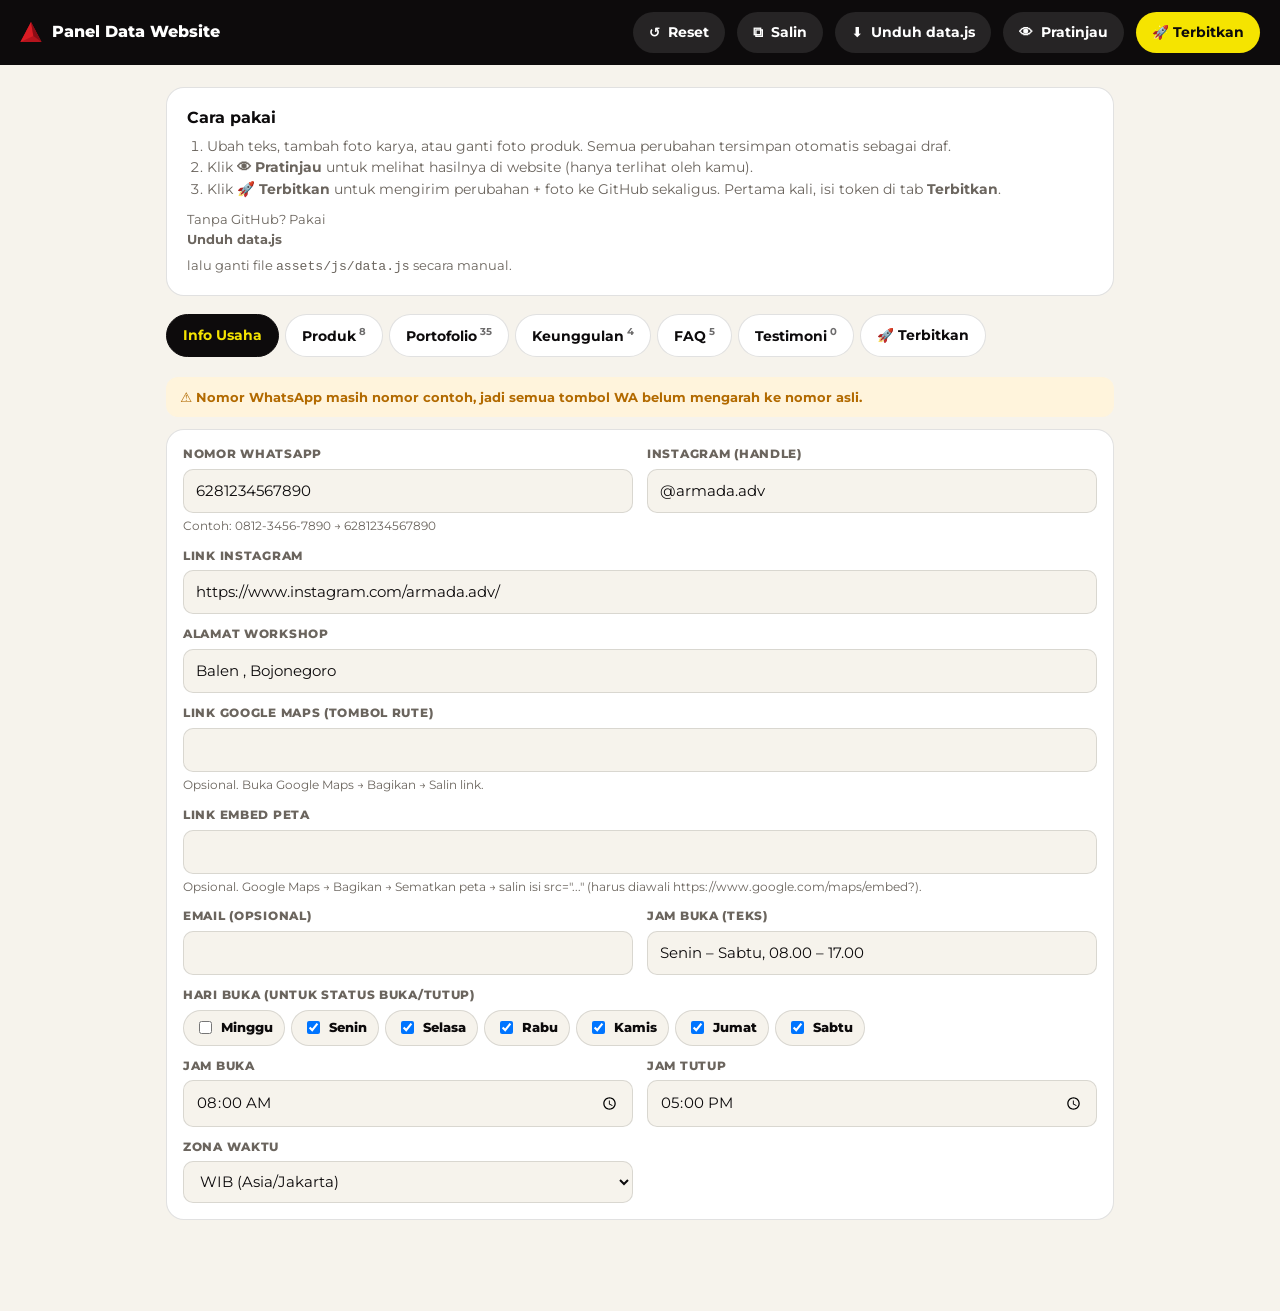
<file: admin.html>
<!doctype html>
<html lang="id">
<head>
  <meta charset="utf-8" />
  <meta name="viewport" content="width=device-width, initial-scale=1" />
  <title>Panel Data — Armada</title>
  <meta name="robots" content="noindex, nofollow" />
  <meta name="theme-color" content="#0d0b0c" />
  <link rel="icon" href="assets/img/icon-192.png" />
  <link rel="preconnect" href="https://fonts.googleapis.com" />
  <link rel="preconnect" href="https://fonts.gstatic.com" crossorigin />
  <link href="https://fonts.googleapis.com/css2?family=Montserrat:wght@500;600;700;800;900&display=swap" rel="stylesheet" />
  <style>
    :root {
      --yellow: #f5e400; --red: #c4141f; --ink: #0d0b0c; --ink-2: #1a1718; --cream: #f6f3ec; --cream-2: #ece7dc;
      --line: rgba(13, 11, 12, 0.12); --muted: #6b655e; --ok: #1d9a52; --warn: #b26a00;
      --font: "Montserrat", system-ui, sans-serif;
    }
    * { box-sizing: border-box; }
    body { margin: 0; font-family: var(--font); background: var(--cream); color: var(--ink); line-height: 1.5; }
    button, input, select, textarea { font: inherit; color: inherit; }
    button { cursor: pointer; }
    .top { position: sticky; top: 0; z-index: 10; display: flex; align-items: center; gap: 12px; flex-wrap: wrap; padding: 12px 20px; background: var(--ink); color: #fff; }
    .top h1 { font-size: 1rem; font-weight: 800; margin: 0; flex: 1; display: flex; align-items: center; gap: 10px; }
    .top h1 svg { width: 22px; height: 22px; }
    .top h1 small { font-weight: 600; color: #a39d95; font-size: 0.78rem; }
    .btn { display: inline-flex; align-items: center; gap: 8px; padding: 10px 16px; border-radius: 999px; border: 0; font-weight: 700; font-size: 0.86rem; background: rgba(255, 255, 255, 0.1); color: #fff; }
    .btn:hover { background: rgba(255, 255, 255, 0.18); }
    .btn-y { background: var(--yellow); color: var(--ink); }
    .btn-y:hover { background: #fff04a; }
    .btn-s { background: #fff; color: var(--ink); border: 1px solid var(--line); }
    .btn-s:hover { background: var(--cream-2); }
    .btn-d { background: transparent; color: var(--red); border: 1px solid rgba(196, 20, 31, 0.3); }
    .wrap { max-width: 980px; margin: 0 auto; padding: 22px 16px 80px; }
    .intro { background: #fff; border: 1px solid var(--line); border-radius: 18px; padding: 18px 20px; margin-bottom: 18px; }
    .intro b { display: block; margin-bottom: 6px; }
    .intro ol { margin: 0; padding-left: 20px; color: var(--muted); font-size: 0.9rem; }
    .intro p { margin: 10px 0 0; font-size: 0.82rem; color: var(--muted); }
    .tabs { display: flex; gap: 6px; overflow-x: auto; padding-bottom: 4px; margin-bottom: 16px; scrollbar-width: none; }
    .tab { flex: none; padding: 10px 16px; border-radius: 999px; border: 1px solid var(--line); background: #fff; font-weight: 700; font-size: 0.86rem; }
    .tab[aria-selected="true"] { background: var(--ink); color: var(--yellow); border-color: var(--ink); }
    .tab sup { font-size: 0.7em; opacity: 0.6; margin-left: 3px; }
    .panel { display: none; }
    .panel.on { display: block; }
    .card { background: #fff; border: 1px solid var(--line); border-radius: 18px; margin-bottom: 12px; overflow: hidden; }
    .card > summary { list-style: none; display: flex; align-items: center; gap: 10px; padding: 14px 16px; cursor: pointer; font-weight: 800; }
    .card > summary::-webkit-details-marker { display: none; }
    .card > summary .num { width: 28px; height: 28px; border-radius: 8px; display: grid; place-items: center; background: var(--cream-2); font-size: 0.78rem; flex: none; }
    .card > summary .ttl { flex: 1; min-width: 0; overflow: hidden; text-overflow: ellipsis; white-space: nowrap; }
    .card > summary .meta { font-size: 0.76rem; color: var(--muted); font-weight: 600; }
    .card[open] > summary { border-bottom: 1px solid var(--line); }
    .tools { display: flex; gap: 4px; }
    .ib { width: 32px; height: 32px; border-radius: 8px; border: 1px solid var(--line); background: #fff; display: grid; place-items: center; font-weight: 800; font-size: 0.9rem; }
    .ib:hover { background: var(--cream-2); }
    .ib.del { color: var(--red); }
    .body { padding: 16px; display: grid; grid-template-columns: 1fr 1fr; gap: 12px 14px; }
    .f { display: flex; flex-direction: column; gap: 5px; min-width: 0; }
    .f.full { grid-column: 1 / -1; }
    .f label { font-size: 0.74rem; font-weight: 800; letter-spacing: 0.06em; text-transform: uppercase; color: var(--muted); }
    .f small { font-size: 0.74rem; color: var(--muted); }
    .f input[type=text], .f input[type=time], .f select, .f textarea { width: 100%; padding: 10px 12px; border-radius: 10px; border: 1.5px solid var(--line); background: var(--cream); outline: none; font-size: 0.92rem; }
    .f textarea { min-height: 78px; resize: vertical; }
    .f input:focus, .f select:focus, .f textarea:focus { border-color: var(--ink); background: #fff; }
    .days { display: flex; flex-wrap: wrap; gap: 6px; }
    .days label { display: inline-flex; align-items: center; gap: 6px; padding: 7px 11px; border-radius: 999px; border: 1px solid var(--line); text-transform: none; letter-spacing: 0; font-size: 0.82rem; color: var(--ink); background: var(--cream); cursor: pointer; }
    .radios { display: flex; gap: 6px; flex-wrap: wrap; }
    .radios label { display: inline-flex; align-items: center; gap: 6px; padding: 7px 11px; border-radius: 999px; border: 1px solid var(--line); font-size: 0.82rem; text-transform: none; letter-spacing: 0; color: var(--ink); cursor: pointer; }
    .specs { display: grid; gap: 6px; }
    .spec { display: grid; grid-template-columns: 0.6fr 1.4fr 32px; gap: 6px; }
    .spec input { padding: 9px 10px; border-radius: 9px; border: 1.5px solid var(--line); background: var(--cream); outline: none; min-width: 0; }
    .addrow { justify-self: start; margin-top: 4px; padding: 7px 12px; border-radius: 999px; border: 1px dashed var(--line); background: none; font-weight: 700; font-size: 0.8rem; }
    .thumb { width: 100%; aspect-ratio: 4 / 3; border-radius: 12px; background: var(--cream-2) center / cover no-repeat; display: grid; place-items: center; color: var(--muted); font-size: 0.78rem; font-weight: 700; text-align: center; padding: 10px; }
    .add { width: 100%; padding: 14px; border-radius: 16px; border: 2px dashed var(--line); background: none; font-weight: 800; color: var(--muted); }
    .add:hover { border-color: var(--ink); color: var(--ink); }
    .warns { display: grid; gap: 6px; margin-bottom: 12px; }
    .warn { padding: 10px 14px; border-radius: 12px; background: #fff4dc; color: var(--warn); font-size: 0.84rem; font-weight: 700; }
    .okmsg { padding: 10px 14px; border-radius: 12px; background: #e3f6ea; color: var(--ok); font-size: 0.84rem; font-weight: 700; }
    .toast { position: fixed; left: 50%; bottom: 22px; transform: translate(-50%, 20px); opacity: 0; padding: 12px 18px; border-radius: 999px; background: var(--ink); color: #fff; font-weight: 700; font-size: 0.86rem; transition: all 0.3s; pointer-events: none; z-index: 20; }
    .toast.on { opacity: 1; transform: translate(-50%, 0); }
    .draft { font-size: 0.76rem; color: #a39d95; }
    .upbar { display: flex; align-items: center; gap: 12px; flex-wrap: wrap; margin-bottom: 12px; padding: 14px 16px; border-radius: 16px; background: var(--ink); color: #fff; }
    .upbar small { color: #a39d95; font-size: 0.8rem; }
    .btn-up { display: inline-flex; align-items: center; gap: 8px; padding: 11px 16px; border-radius: 999px; background: var(--yellow); color: var(--ink); font-weight: 800; font-size: 0.88rem; cursor: pointer; }
    .btn-up:focus-within { outline: 2px solid #fff; outline-offset: 2px; }
    .btn-up input, .thumb-wrap input { position: absolute; width: 1px; height: 1px; opacity: 0; }
    .thumb-wrap { position: relative; display: grid; gap: 8px; }
    .thumb-wrap .thumb { background-size: contain; background-color: #1a1718; }
    .swap { display: inline-flex; justify-content: center; padding: 8px 12px; border-radius: 999px; border: 1px dashed var(--line); font-weight: 700; font-size: 0.8rem; cursor: pointer; background: #fff; }
    .swap:hover { border-color: var(--ink); }
    .pend { display: inline-block; padding: 3px 8px; border-radius: 999px; background: #fff4dc; color: var(--warn); font-size: 0.7rem; font-weight: 800; }
    .ratio { font-size: 0.78rem; color: var(--muted); }
    .btn[disabled] { opacity: 0.5; pointer-events: none; }
    .busy { position: fixed; inset: 0; z-index: 30; display: none; place-items: center; background: rgba(13, 11, 12, 0.55); }
    .busy.on { display: grid; }
    .busy div { padding: 18px 24px; border-radius: 18px; background: #fff; font-weight: 800; display: flex; align-items: center; gap: 12px; }
    .busy div::before { content: ""; width: 18px; height: 18px; border-radius: 50%; border: 3px solid var(--cream-2); border-top-color: var(--ink); animation: sp 0.8s linear infinite; }
    @keyframes sp { to { transform: rotate(360deg); } }
    .steps-gh { margin: 0; padding-left: 20px; color: var(--muted); font-size: 0.88rem; display: grid; gap: 4px; }
    .steps-gh a { color: var(--ink); font-weight: 700; }
    .chk { display: flex; align-items: center; gap: 8px; font-size: 0.86rem; font-weight: 600; }
    .res { padding: 12px 14px; border-radius: 12px; font-size: 0.86rem; font-weight: 700; }
    .res.ok { background: #e3f6ea; color: var(--ok); }
    .res.err { background: #fde8e8; color: var(--red); }
    .res a { color: inherit; }
    @media (max-width: 640px) {
      .body { grid-template-columns: 1fr; }
      .top { padding: 10px 12px; }
      .top .btn span { display: none; }
      .spec { grid-template-columns: 1fr 1fr 32px; }
    }
  </style>
</head>
<body>
  <header class="top">
    <h1><svg viewBox="0 0 100 100" aria-hidden="true"><path d="M50 4L98 96H2z" fill="#B5141D"/><path d="M50 4L61 68L2 96z" fill="#DA1C24"/><path d="M50 4L98 96L61 68z" fill="#8A0D16"/></svg> Panel Data Website <small id="draftInfo" class="draft"></small></h1>
    <button class="btn" id="resetBtn" type="button" title="Buang perubahan & kembali ke data asli">↺ <span>Reset</span></button>
    <button class="btn" id="copyBtn" type="button">⧉ <span>Salin</span></button>
    <button class="btn" id="dlBtn" type="button">⬇ <span>Unduh data.js</span></button>
    <button class="btn" id="previewBtn" type="button">👁 <span>Pratinjau</span></button>
    <button class="btn btn-y" id="pubBtn" type="button">🚀 Terbitkan</button>
  </header>

  <main class="wrap">
    <div class="intro">
      <b>Cara pakai</b>
      <ol>
        <li>Ubah teks, tambah foto karya, atau ganti foto produk. Semua perubahan tersimpan otomatis sebagai draf.</li>
        <li>Klik <b style="display:inline">👁 Pratinjau</b> untuk melihat hasilnya di website (hanya terlihat oleh kamu).</li>
        <li>Klik <b style="display:inline">🚀 Terbitkan</b> untuk mengirim perubahan + foto ke GitHub sekaligus. Pertama kali, isi token di tab <b style="display:inline">Terbitkan</b>.</li>
      </ol>
      <p>Tanpa GitHub? Pakai <b>Unduh data.js</b> lalu ganti file <code>assets/js/data.js</code> secara manual.</p>
    </div>

    <nav class="tabs" role="tablist" id="tabs"></nav>
    <section id="panels"></section>
  </main>
  <div class="toast" id="toast" role="status"></div>
  <div class="busy" id="busy" role="status" aria-live="polite"><div id="busyText">Memproses…</div></div>

  <script src="assets/js/data.js"></script>
  <script>
  (() => {
    "use strict";
    const clone = (o) => JSON.parse(JSON.stringify(o === undefined ? null : o));
    const ORIGINAL = {
      SITE: clone(window.SITE || {}), PRODUCTS: clone(window.PRODUCTS || []), PORTFOLIO: clone(window.PORTFOLIO || []),
      WHY: clone(window.WHY || []), FAQ: clone(window.FAQ || []), TESTIMONI: clone(window.TESTIMONI || []),
    };
    const KEY = "armada-admin-draft";
    const hashOf = (str) => { let h = 5381; for (let i = 0; i < str.length; i++) h = ((h << 5) + h + str.charCodeAt(i)) | 0; return String(h >>> 0); };
    const BASE = hashOf(JSON.stringify(ORIGINAL));
    let D = clone(ORIGINAL);
    try {
      const saved = JSON.parse(localStorage.getItem(KEY) || "null");
      if (saved && saved.SITE) {
        const same = saved._base === BASE;
        if (same || confirm("Ada draf lama yang dibuat sebelum data website diperbarui.\n\nOK = lanjutkan draf lama\nBatal = pakai data website terbaru")) {
          D = Object.assign(clone(ORIGINAL), saved);
        } else {
          localStorage.setItem(KEY, "");
        }
      }
    } catch (e) {}
    delete D._base;

    const CATS = ["Huruf Timbul", "Neon Box", "Neon Flex", "Billboard", "Pylon", "Fasad ACP", "Indoor", "Branding", "Event"];
    const ICONS = [["box", "Kotak"], ["type", "Huruf"], ["spark", "Neon"], ["board", "Billboard"], ["pylon", "Pylon"], ["layers", "Panel"], ["door", "Pintu"], ["car", "Mobil"]];
    const WHY_ICONS = [["pen", "Pena"], ["tool", "Alat"], ["shield", "Perisai"], ["pin", "Lokasi"], ["chat", "Chat"], ["clock", "Jam"]];
    const DAYS = ["Minggu", "Senin", "Selasa", "Rabu", "Kamis", "Jumat", "Sabtu"];
    const esc = (s) => String(s == null ? "" : s).replace(/[&<>"']/g, (c) => ({ "&": "&amp;", "<": "&lt;", ">": "&gt;", '"': "&quot;", "'": "&#39;" }[c]));
    const $ = (s, el = document) => el.querySelector(s);
    const $$ = (s, el = document) => [...el.querySelectorAll(s)];

    function toast(m) { const t = $("#toast"); t.textContent = m; t.classList.add("on"); clearTimeout(toast.t); toast.t = setTimeout(() => t.classList.remove("on"), 2200); }
    function save() {
      try { localStorage.setItem(KEY, JSON.stringify(Object.assign({ _base: BASE }, D))); $("#draftInfo").textContent = "· draf tersimpan " + new Date().toLocaleTimeString("id-ID", { hour: "2-digit", minute: "2-digit" }); } catch (e) {}
    }
    const getPath = (path) => path.split(".").reduce((o, k) => (o == null ? o : o[k]), D);
    function setPath(path, val) {
      const ks = path.split(".");
      const last = ks.pop();
      const obj = ks.reduce((o, k) => o[k], D);
      obj[last] = val;
    }
    const slug = (s) => String(s || "").toLowerCase().normalize("NFD").replace(/[̀-ͯ]/g, "").replace(/[^a-z0-9]+/g, "-").replace(/^-|-$/g, "") || "produk";

    /* ---------- field builders ---------- */
    const fText = (path, label, opts = {}) =>
      '<div class="f' + (opts.full ? " full" : "") + '"><label>' + esc(label) + '</label><input type="text" data-path="' + path + '" value="' + esc(getPath(path)) + '" placeholder="' + esc(opts.ph || "") + '" />' + (opts.help ? "<small>" + esc(opts.help) + "</small>" : "") + "</div>";
    const fArea = (path, label, opts = {}) =>
      '<div class="f full"><label>' + esc(label) + '</label><textarea data-path="' + path + '" placeholder="' + esc(opts.ph || "") + '">' + esc(getPath(path)) + "</textarea></div>";
    const fSelect = (path, label, options, opts = {}) => {
      const v = getPath(path);
      const list = options.map((o) => (Array.isArray(o) ? o : [o, o]));
      if (v && !list.some(([x]) => x === v)) list.push([v, v]);
      return '<div class="f' + (opts.full ? " full" : "") + '"><label>' + esc(label) + '</label><select data-path="' + path + '">' + list.map(([x, l]) => '<option value="' + esc(x) + '"' + (x === v ? " selected" : "") + ">" + esc(l) + "</option>").join("") + "</select></div>";
    };
    const fTags = (path, label) =>
      '<div class="f full"><label>' + esc(label) + '</label><input type="text" data-tags="' + path + '" value="' + esc((getPath(path) || []).join(", ")) + '" /><small>Pisahkan dengan koma.</small></div>';
    const fSpecs = (path) => {
      const rows = getPath(path) || [];
      return '<div class="f full"><label>Spesifikasi</label><div class="specs">' +
        rows.map((r, k) => '<div class="spec"><input type="text" data-path="' + path + "." + k + '.0" value="' + esc(r[0]) + '" placeholder="Nama (mis. Bahan)" /><input type="text" data-path="' + path + "." + k + '.1" value="' + esc(r[1]) + '" placeholder="Isi" /><button type="button" class="ib del" data-spec-del="' + path + "|" + k + '" aria-label="Hapus baris">×</button></div>').join("") +
        '</div><button type="button" class="addrow" data-spec-add="' + path + '">+ Tambah baris</button></div>';
    };
    const PENDING = new Map(); // path -> { blob, url }
    const urlFor = (path) => (PENDING.get(path) || {}).url || path;
    function saveBlobs() {
      const m = {};
      PENDING.forEach((v, k) => { m[k] = v.url; });
      try { localStorage.setItem("armada-admin-blobs", JSON.stringify(m)); } catch (e) {}
    }
    const thumb = (src) => '<div class="thumb" style="background-image:url(\'' + esc(urlFor(src)) + '\')" data-thumb="' + esc(urlFor(src)) + '">Foto belum ada<br/>(tampil ilustrasi)</div>';
    const pendBadge = (path) => (PENDING.has(path) ? ' <span class="pend">belum diterbitkan</span>' : "");

    /* ---------- panels ---------- */
    function warnsHTML() {
      const s = D.SITE;
      const warns = [];
      if (!/^62\d{8,13}$/.test(s.whatsapp || "")) warns.push("Nomor WhatsApp harus format 62xxxxxxxxxx (tanpa +, tanpa 0 di depan).");
      if (s.whatsapp === "6281234567890") warns.push("Nomor WhatsApp masih nomor contoh, jadi semua tombol WA belum mengarah ke nomor asli.");
      if (!s.address || /Anda di sini/i.test(s.address)) warns.push("Alamat workshop belum diisi.");
      return warns.length ? warns.map((w) => '<div class="warn">⚠ ' + esc(w) + "</div>").join("") : '<div class="okmsg">✓ Info utama sudah lengkap.</div>';
    }
    function panelSite() {
      const s = D.SITE;
      const days = s.openDays || [];
      return '<div class="warns" id="warns">' + warnsHTML() + "</div>" +
        '<div class="card"><div class="body">' +
        fText("SITE.whatsapp", "Nomor WhatsApp", { ph: "6281234567890", help: "Contoh: 0812-3456-7890 → 6281234567890" }) +
        fText("SITE.instagramHandle", "Instagram (handle)", { ph: "@dazpro.adv" }) +
        fText("SITE.instagram", "Link Instagram", { full: true }) +
        fText("SITE.address", "Alamat workshop", { full: true }) +
        fText("SITE.mapsUrl", "Link Google Maps (tombol Rute)", { full: true, help: "Opsional. Buka Google Maps → Bagikan → Salin link." }) +
        fText("SITE.mapsEmbed", "Link embed peta", { full: true, help: "Opsional. Google Maps → Bagikan → Sematkan peta → salin isi src=\"...\" (harus diawali https://www.google.com/maps/embed?)." }) +
        fText("SITE.email", "Email (opsional)") +
        fText("SITE.hours", "Jam buka (teks)", { ph: "Senin – Sabtu, 08.00 – 17.00" }) +
        '<div class="f full"><label>Hari buka (untuk status Buka/Tutup)</label><div class="days">' +
        DAYS.map((d, k) => '<label><input type="checkbox" data-day="' + k + '"' + (days.includes(k) ? " checked" : "") + " /> " + d + "</label>").join("") + "</div></div>" +
        '<div class="f"><label>Jam buka</label><input type="time" data-path="SITE.openTime" value="' + esc(s.openTime || "08:00") + '" /></div>' +
        '<div class="f"><label>Jam tutup</label><input type="time" data-path="SITE.closeTime" value="' + esc(s.closeTime || "17:00") + '" /></div>' +
        fSelect("SITE.timezone", "Zona waktu", [["Asia/Jakarta", "WIB (Asia/Jakarta)"], ["Asia/Makassar", "WITA (Asia/Makassar)"], ["Asia/Jayapura", "WIT (Asia/Jayapura)"]]) +
        "</div></div>";
    }
    const listControls = (coll, i, n) =>
      '<span class="tools"><button type="button" class="ib" data-mv="' + coll + "|" + i + '|-1"' + (i === 0 ? " disabled" : "") + ' aria-label="Naik">↑</button><button type="button" class="ib" data-mv="' + coll + "|" + i + '|1"' + (i === n - 1 ? " disabled" : "") + ' aria-label="Turun">↓</button><button type="button" class="ib del" data-del="' + coll + "|" + i + '" aria-label="Hapus">×</button></span>';

    function panelProducts() {
      return D.PRODUCTS.map((p, i) => {
        const b = "PRODUCTS." + i;
        return '<details class="card"' + (openCards.has(b) ? " open" : "") + ' data-card="' + b + '"><summary><span class="num">' + (i + 1) + '</span><span class="ttl">' + esc(p.name || "(tanpa nama)") + '</span><span class="meta">' + esc(p.category || "") + "</span>" + listControls("PRODUCTS", i, D.PRODUCTS.length) + "</summary>" +
          '<div class="body">' + fText(b + ".name", "Nama produk") + fText(b + ".tagline", "Tagline singkat") +
          fSelect(b + ".category", "Kategori (untuk ilustrasi & karya terkait)", CATS) + fSelect(b + ".icon", "Ikon", ICONS) +
          fText(b + ".startPrice", "Harga mulai (opsional)", { ph: "Rp 350.000 / m²" }) + fText(b + ".badge", "Badge (opsional)", { ph: "Terlaris" }) +
          fArea(b + ".desc", "Deskripsi") + fSpecs(b + ".specs") + fTags(b + ".uses", "Cocok untuk") +
          '<div class="f"><div class="thumb-wrap">' + thumb(p.image) + '<label class="swap">📷 Ganti foto<input type="file" accept="image/*" data-replace="PRODUCTS|' + i + '" /></label></div></div>' +
          '<div class="f"><label>File foto' + pendBadge(p.image) + '</label><input type="text" data-path="' + b + '.image" value="' + esc(p.image) + '" /><small>Terisi otomatis saat ganti foto.</small></div>' +
          fText(b + ".id", "ID (untuk link)", { help: "Huruf kecil & tanda minus, contoh: neon-box" }) +
          "</div></details>";
      }).join("") + '<button type="button" class="add" data-add="PRODUCTS">+ Tambah produk</button>';
    }
    function panelPortfolio() {
      return '<div class="upbar"><label class="btn-up">＋ Tambah foto karya<input type="file" accept="image/*" multiple data-upload="PORTFOLIO" /></label><small>Bisa pilih banyak foto sekaligus. Otomatis dikecilkan, proporsional, dan data lokasi (EXIF) dihapus.</small></div>' +
        D.PORTFOLIO.map((w, i) => {
        const b = "PORTFOLIO." + i;
        const size = w.featured ? "featured" : w.wide ? "wide" : "normal";
        return '<details class="card"' + (openCards.has(b) ? " open" : "") + ' data-card="' + b + '"><summary><span class="num">' + (i + 1) + '</span><span class="ttl">' + esc(w.title || "(tanpa judul)") + '</span><span class="meta">' + esc(w.category || "") + "</span>" + listControls("PORTFOLIO", i, D.PORTFOLIO.length) + "</summary>" +
          '<div class="body"><div class="f"><div class="thumb-wrap">' + thumb(w.thumb || w.image) + '<label class="swap">📷 Ganti foto<input type="file" accept="image/*" data-replace="PORTFOLIO|' + i + '" /></label></div></div><div class="f" style="gap:12px">' +
          fText(b + ".title", "Judul") + fSelect(b + ".category", "Kategori", CATS) + fText(b + ".place", "Lokasi / jenis tempat") + "</div>" +
          '<div class="f full"><label>File foto' + pendBadge(w.image) + '</label><input type="text" data-path="' + b + '.image" value="' + esc(w.image) + '" /><small>Terisi otomatis saat upload.' + (w.ratio ? ' <span class="ratio">Rasio ' + esc(w.ratio) + " (proporsional otomatis)</span>" : "") + "</small></div>" +
          fText(b + ".before", "File foto sebelum (opsional)", { full: true, help: "Kalau diisi, muncul tombol Sebelum/Sesudah di lightbox." }) +
          (w.ratio ? "" : '<div class="f full"><label>Ukuran kartu</label><div class="radios">' +
          [["normal", "Biasa"], ["wide", "Lebar"], ["featured", "Besar"]].map(([v, l]) => '<label><input type="radio" name="sz' + i + '" data-size="' + i + '" value="' + v + '"' + (size === v ? " checked" : "") + " /> " + l + "</label>").join("") +
          "</div></div>") + "</div></details>";
      }).join("") + '<button type="button" class="add" data-add="PORTFOLIO">+ Tambah karya</button>';
    }
    function panelSimple(coll, fields, titleKey) {
      return D[coll].map((it, i) => {
        const b = coll + "." + i;
        return '<details class="card"' + (openCards.has(b) ? " open" : "") + ' data-card="' + b + '"><summary><span class="num">' + (i + 1) + '</span><span class="ttl">' + esc(it[titleKey] || "(kosong)") + "</span>" + listControls(coll, i, D[coll].length) + "</summary>" +
          '<div class="body">' + fields(b) + "</div></details>";
      }).join("") + '<button type="button" class="add" data-add="' + coll + '">+ Tambah</button>';
    }

    const GHK = "armada-gh";
    function ghCfg() {
      const def = { owner: "azkinadeco", repo: "armada_advertising", branch: "main", token: "" };
      try { return Object.assign(def, JSON.parse(localStorage.getItem(GHK) || sessionStorage.getItem(GHK) || "null") || {}); } catch (e) { return def; }
    }
    function saveGh(cfg, remember) {
      const v = JSON.stringify(cfg);
      try {
        if (remember) { localStorage.setItem(GHK, v); sessionStorage.setItem(GHK, ""); }
        else { sessionStorage.setItem(GHK, v); localStorage.setItem(GHK, ""); }
      } catch (e) {}
    }
    let lastResult = "";
    function panelPublish() {
      const c = ghCfg();
      const remembered = (() => { try { return !!localStorage.getItem(GHK); } catch (e) { return false; } })();
      return '<div class="card"><div class="body">' +
        '<div class="f full"><label>Terbitkan langsung ke GitHub</label><ol class="steps-gh">' +
        '<li>Buka <a href="https://github.com/settings/personal-access-tokens/new" target="_blank" rel="noopener">pembuatan Fine-grained token</a>.</li>' +
        "<li>Repository access: <b>Only select repositories</b> → pilih repo website ini.</li>" +
        "<li>Permissions → Repository → <b>Contents: Read and write</b>. Buat token, lalu salin.</li>" +
        "<li>Tempel di bawah, klik <b>Tes koneksi</b>, lalu <b>🚀 Terbitkan</b>.</li></ol></div>" +
        '<div class="f"><label>Pemilik (owner)</label><input type="text" data-gh="owner" value="' + esc(c.owner) + '" /></div>' +
        '<div class="f"><label>Repo</label><input type="text" data-gh="repo" value="' + esc(c.repo) + '" /></div>' +
        '<div class="f"><label>Branch</label><input type="text" data-gh="branch" value="' + esc(c.branch) + '" /></div>' +
        '<div class="f"><label>Token</label><input type="password" data-gh="token" value="' + esc(c.token) + '" placeholder="github_pat_…" autocomplete="off" /></div>' +
        '<label class="chk f full"><input type="checkbox" id="ghRemember"' + (remembered ? " checked" : "") + " /> Ingat token di perangkat ini (jangan centang di komputer umum)</label>" +
        '<div class="f full" style="flex-direction:row;gap:8px;flex-wrap:wrap"><button type="button" class="btn btn-s" id="ghTest">Tes koneksi</button><button type="button" class="btn btn-y" id="ghPublish2">🚀 Terbitkan sekarang</button>' +
        (PENDING.size ? '<button type="button" class="btn btn-s" id="dlPhotos">⬇ Unduh ' + PENDING.size + " foto baru</button>" : "") + "</div>" +
        '<div class="f full"><small>' + (PENDING.size ? PENDING.size + " file foto menunggu diterbitkan. Jangan tutup halaman ini sebelum terbit." : "Tidak ada foto yang menunggu.") + "</small></div>" +
        '<div class="f full" id="ghResult">' + lastResult + "</div>" +
        "</div></div>";
    }

    const TABS = [
      ["site", "Info Usaha", () => panelSite(), null],
      ["products", "Produk", () => panelProducts(), "PRODUCTS"],
      ["portfolio", "Portofolio", () => panelPortfolio(), "PORTFOLIO"],
      ["why", "Keunggulan", () => panelSimple("WHY", (b) => fText(b + ".title", "Judul") + fSelect(b + ".icon", "Ikon", WHY_ICONS) + fArea(b + ".text", "Teks"), "title"), "WHY"],
      ["faq", "FAQ", () => panelSimple("FAQ", (b) => fText(b + ".q", "Pertanyaan", { full: true }) + fArea(b + ".a", "Jawaban"), "q"), "FAQ"],
      ["testi", "Testimoni", () => '<div class="intro" style="margin-bottom:12px"><b>Testimoni asli dari klien</b><p style="margin:0">Section testimoni di website baru muncul kalau ada minimal 1 testimoni. Gunakan testimoni asli dan minta izin klien.</p></div>' +
        panelSimple("TESTIMONI", (b) => fText(b + ".name", "Nama") + fText(b + ".business", "Nama usaha") + fSelect(b + ".product", "Produk", [""].concat(D.PRODUCTS.map((p) => p.name))) + fSelect(b + ".rating", "Rating", [[5, "★★★★★"], [4, "★★★★"], [3, "★★★"]].map(([v, l]) => [String(v), l])) + fArea(b + ".text", "Isi testimoni"), "name"), "TESTIMONI"],
      ["publish", "🚀 Terbitkan", () => panelPublish(), null],
    ];
    const DEFAULTS = {
      PRODUCTS: () => ({ id: "produk-baru-" + Date.now().toString(36).slice(-4), category: "Neon Box", name: "Produk Baru", tagline: "", icon: "box", image: "", desc: "", specs: [["Bahan", ""]], uses: [], startPrice: "", badge: "" }),
      PORTFOLIO: () => ({ title: "Karya Baru", category: "Huruf Timbul", place: "", image: "", before: "" }),
      WHY: () => ({ icon: "pen", title: "", text: "" }),
      FAQ: () => ({ q: "", a: "" }),
      TESTIMONI: () => ({ name: "", business: "", text: "", rating: "5", product: "" }),
    };
    let current = "site";
    const openCards = new Set();

    function renderTabs() {
      $("#tabs").innerHTML = TABS.map(([id, label, , coll]) => '<button class="tab" role="tab" data-tab="' + id + '" aria-selected="' + (id === current) + '">' + label + (coll ? "<sup>" + D[coll].length + "</sup>" : "") + "</button>").join("");
    }
    function render() {
      renderTabs();
      const t = TABS.find((x) => x[0] === current);
      $("#panels").innerHTML = '<div class="panel on">' + t[2]() + "</div>";
      $$("[data-thumb]").forEach((el) => {
        const src = el.dataset.thumb;
        if (!src || /\/$/.test(src)) return;
        const im = new Image();
        im.onload = () => { el.textContent = ""; };
        im.src = src;
      });
    }

    /* ---------- events ---------- */
    document.addEventListener("input", (e) => {
      const el = e.target;
      if (el.dataset.path) {
        let v = el.value;
        if (el.dataset.path === "SITE.whatsapp") v = v.replace(/[^\d]/g, "").replace(/^0/, "62");
        setPath(el.dataset.path, v);
        if (/\.(name|title|q|category)$/.test(el.dataset.path)) {
          const card = el.closest("details");
          if (card) {
            const it = getPath(card.dataset.card);
            card.querySelector(".ttl").textContent = it.name || it.title || it.q || "(kosong)";
            const m = card.querySelector(".meta");
            if (m && it.category) m.textContent = it.category;
          }
        }
        if (el.dataset.path.startsWith("SITE.") && el.dataset.path === "SITE.whatsapp" && el.value !== v) el.value = v;
        save();
      } else if (el.dataset.tags) {
        setPath(el.dataset.tags, el.value.split(",").map((x) => x.trim()).filter(Boolean));
        save();
      }
    });
    document.addEventListener("change", (e) => {
      const el = e.target;
      if (el.dataset.path && el.tagName === "SELECT") { setPath(el.dataset.path, el.value); save(); }
      if (el.dataset.day) {
        D.SITE.openDays = $$("[data-day]").filter((x) => x.checked).map((x) => +x.dataset.day);
        save();
      }
      if (el.dataset.size) {
        const w = D.PORTFOLIO[+el.dataset.size];
        delete w.featured; delete w.wide;
        if (el.value === "featured") w.featured = true;
        if (el.value === "wide") w.wide = true;
        save();
      }
      if (el.dataset.path === "SITE.whatsapp" || el.dataset.path === "SITE.address") { const w = $("#warns"); if (w) w.innerHTML = warnsHTML(); }
    });
    document.addEventListener("toggle", (e) => {
      const d = e.target;
      if (d.dataset && d.dataset.card) d.open ? openCards.add(d.dataset.card) : openCards.delete(d.dataset.card);
    }, true);
    document.addEventListener("click", (e) => {
      const tab = e.target.closest("[data-tab]");
      if (tab) { current = tab.dataset.tab; render(); return; }
      const add = e.target.closest("[data-add]");
      if (add) {
        const c = add.dataset.add;
        D[c].push(DEFAULTS[c]());
        openCards.add(c + "." + (D[c].length - 1));
        save(); render();
        setTimeout(() => { const cards = $$("details.card"); const last = cards[cards.length - 1]; if (last) last.scrollIntoView({ behavior: "smooth", block: "center" }); }, 50);
        return;
      }
      const del = e.target.closest("[data-del]");
      if (del) {
        e.preventDefault();
        const [c, i] = del.dataset.del.split("|");
        const it = D[c][+i];
        if (!confirm('Hapus "' + (it.name || it.title || it.q || "item ini") + '"?')) return;
        D[c].splice(+i, 1);
        openCards.clear();
        save(); render(); toast("Dihapus");
        return;
      }
      const mv = e.target.closest("[data-mv]");
      if (mv) {
        e.preventDefault();
        const [c, i, d] = mv.dataset.mv.split("|");
        const a = +i, b2 = a + +d;
        if (b2 < 0 || b2 >= D[c].length) return;
        [D[c][a], D[c][b2]] = [D[c][b2], D[c][a]];
        openCards.clear();
        save(); render();
        return;
      }
      const sa = e.target.closest("[data-spec-add]");
      if (sa) { getPath(sa.dataset.specAdd).push(["", ""]); save(); render(); return; }
      const sd = e.target.closest("[data-spec-del]");
      if (sd) { const [path, k] = sd.dataset.specDel.split("|"); getPath(path).splice(+k, 1); save(); render(); return; }
    });

    /* ---------- images: resize in the browser (also strips EXIF) ---------- */
    const busy = (on, t) => { $("#busy").classList.toggle("on", !!on); if (t) $("#busyText").textContent = t; };
    function loadImg(file) {
      return new Promise((res, rej) => {
        const url = URL.createObjectURL(file);
        const im = new Image();
        im.onload = () => res({ im, url });
        im.onerror = () => { URL.revokeObjectURL(url); rej(new Error("Format foto tidak didukung")); };
        im.src = url;
      });
    }
    function resizeTo(im, max, q) {
      const r = Math.min(1, max / Math.max(im.naturalWidth, im.naturalHeight));
      const w = Math.round(im.naturalWidth * r), h = Math.round(im.naturalHeight * r);
      const cv = document.createElement("canvas");
      cv.width = w; cv.height = h;
      cv.getContext("2d").drawImage(im, 0, 0, w, h);
      return new Promise((res) => cv.toBlob((blob) => res({ blob, w, h }), "image/jpeg", q));
    }
    function addPending(path, blob) {
      const old = PENDING.get(path);
      if (old) URL.revokeObjectURL(old.url);
      PENDING.set(path, { blob, url: URL.createObjectURL(blob) });
    }
    const uid = () => Date.now().toString(36) + Math.random().toString(36).slice(2, 6);
    async function photoEntry(file, folder, withThumb) {
      const { im, url } = await loadImg(file);
      const full = await resizeTo(im, 1600, 0.82);
      const base = "assets/img/" + folder + "/u-" + uid();
      addPending(base + ".jpg", full.blob);
      let thumbPath = "";
      if (withThumb) {
        const sm = await resizeTo(im, 760, 0.78);
        thumbPath = base + "-sm.jpg";
        addPending(thumbPath, sm.blob);
      }
      URL.revokeObjectURL(url);
      return { image: base + ".jpg", thumb: thumbPath, ratio: full.w + "/" + full.h };
    }
    document.addEventListener("change", async (e) => {
      const el = e.target;
      if (!el.files || !el.files.length || !(el.dataset.upload || el.dataset.replace)) return;
      const files = [...el.files];
      el.value = "";
      try {
        if (el.dataset.upload) {
          const fresh = [];
          for (let k = 0; k < files.length; k++) {
            busy(true, "Memproses foto " + (k + 1) + "/" + files.length + "…");
            const r = await photoEntry(files[k], "portfolio", true);
            fresh.push({ title: "", category: CATS[0], place: "", image: r.image, thumb: r.thumb, ratio: r.ratio });
          }
          D.PORTFOLIO.unshift(...fresh);
          openCards.clear();
          fresh.forEach((_, k) => openCards.add("PORTFOLIO." + k));
          toast(fresh.length + " foto ditambahkan — isi judul & kategorinya");
        } else {
          const [coll, i] = el.dataset.replace.split("|");
          busy(true, "Memproses foto…");
          const r = await photoEntry(files[0], coll === "PRODUCTS" ? "products" : "portfolio", coll === "PORTFOLIO");
          const it = D[coll][+i];
          it.image = r.image;
          if (coll === "PORTFOLIO") { it.thumb = r.thumb; it.ratio = r.ratio; delete it.featured; delete it.wide; }
          openCards.add(coll + "." + i);
          toast("Foto diganti");
        }
        save(); saveBlobs(); render();
      } catch (err) {
        toast(err.message || "Gagal memproses foto");
      } finally { busy(false); }
    });
    window.addEventListener("beforeunload", (e) => { if (PENDING.size) { e.preventDefault(); e.returnValue = ""; } });

    /* ---------- GitHub publish (single commit: data.js + new photos) ---------- */
    async function gh(path, opts) {
      const c = ghCfg();
      const o = opts || {};
      const r = await fetch("https://api.github.com/repos/" + encodeURIComponent(c.owner) + "/" + encodeURIComponent(c.repo) + path, {
        method: o.method || "GET",
        headers: Object.assign({ Accept: "application/vnd.github+json", Authorization: "Bearer " + c.token, "X-GitHub-Api-Version": "2022-11-28" }, o.body ? { "Content-Type": "application/json" } : {}),
        body: o.body ? JSON.stringify(o.body) : undefined,
      });
      if (!r.ok) {
        let m = "";
        try { m = (await r.json()).message || ""; } catch (e) {}
        const hint = r.status === 401 ? "Token salah atau kedaluwarsa." : r.status === 403 ? "Token tidak punya izin Contents: Read and write." : r.status === 404 ? "Repo/branch tidak ditemukan, atau token tidak diberi akses ke repo ini." : r.status === 409 || r.status === 422 ? "Repo berubah saat proses — coba Terbitkan lagi." : "";
        throw new Error("GitHub " + r.status + (m ? " · " + m : "") + (hint ? " — " + hint : ""));
      }
      return r.status === 204 ? null : r.json();
    }
    const b64Blob = (blob) => new Promise((res, rej) => { const fr = new FileReader(); fr.onload = () => res(String(fr.result).split(",")[1]); fr.onerror = rej; fr.readAsDataURL(blob); });
    const b64Text = (t) => { const bytes = new TextEncoder().encode(t); let bin = ""; for (let i = 0; i < bytes.length; i += 0x8000) bin += String.fromCharCode.apply(null, bytes.subarray(i, i + 0x8000)); return btoa(bin); };
    const showResult = (html) => { lastResult = html; const el = $("#ghResult"); if (el) el.innerHTML = html; };
    async function publish() {
      const c = ghCfg();
      if (!c.token) { current = "publish"; render(); toast("Isi token GitHub dulu (sekali saja)"); return; }
      const photos = PENDING.size;
      if (!confirm("Terbitkan perubahan" + (photos ? " dan " + photos + " file foto" : "") + " ke " + c.owner + "/" + c.repo + " (" + c.branch + ")?")) return;
      try {
        busy(true, "Menghubungkan ke GitHub…");
        const ref = await gh("/git/ref/heads/" + encodeURIComponent(c.branch));
        const baseSha = ref.object.sha;
        const baseCommit = await gh("/git/commits/" + baseSha);
        const files = [{ path: "assets/js/data.js", get: async () => b64Text(buildFile()) }];
        PENDING.forEach((v, path) => files.push({ path, get: () => b64Blob(v.blob) }));
        const tree = [];
        for (let k = 0; k < files.length; k++) {
          busy(true, "Mengunggah " + (k + 1) + "/" + files.length + "…");
          const blob = await gh("/git/blobs", { method: "POST", body: { content: await files[k].get(), encoding: "base64" } });
          tree.push({ path: files[k].path, mode: "100644", type: "blob", sha: blob.sha });
        }
        busy(true, "Menyimpan commit…");
        const t = await gh("/git/trees", { method: "POST", body: { base_tree: baseCommit.tree.sha, tree } });
        const msg = "Update konten website lewat Panel Pengaturan" + (photos ? " (+" + photos + " file foto)" : "");
        const cm = await gh("/git/commits", { method: "POST", body: { message: msg, tree: t.sha, parents: [baseSha] } });
        await gh("/git/refs/heads/" + encodeURIComponent(c.branch), { method: "PATCH", body: { sha: cm.sha } });
        PENDING.forEach((v) => URL.revokeObjectURL(v.url));
        PENDING.clear();
        saveBlobs();
        save();
        showResult('<div class="res ok">✓ Terbit! Commit <a href="' + esc(cm.html_url || "#") + '" target="_blank" rel="noopener">' + esc(cm.sha.slice(0, 7)) + "</a>. Website yang di-hosting dari repo ini akan ter-update dalam beberapa menit.</div>");
        toast("Terbit ✓");
        render();
      } catch (err) {
        showResult('<div class="res err">✕ ' + esc(err.message) + "</div>");
        if (current !== "publish") { current = "publish"; render(); }
        toast("Gagal terbit — lihat keterangan");
      } finally { busy(false); }
    }
    $("#pubBtn").addEventListener("click", publish);
    document.addEventListener("click", async (e) => {
      if (e.target.closest("#ghPublish2")) return publish();
      if (e.target.closest("#ghTest")) {
        try {
          busy(true, "Mengecek koneksi…");
          const r = await gh("");
          const canWrite = r.permissions ? r.permissions.push : null;
          showResult('<div class="res ' + (canWrite === false ? "err" : "ok") + '">' + (canWrite === false ? "✕ Terhubung, tapi token tidak punya akses tulis." : "✓ Terhubung ke " + esc(r.full_name) + (canWrite ? " · akses tulis aktif" : "")) + "</div>");
        } catch (err) { showResult('<div class="res err">✕ ' + esc(err.message) + "</div>"); }
        finally { busy(false); }
      }
      if (e.target.closest("#dlPhotos")) {
        let k = 0;
        PENDING.forEach((v, path) => {
          setTimeout(() => { const a = document.createElement("a"); a.href = v.url; a.download = path.split("/").pop(); a.style.display = "none"; document.body.appendChild(a); a.click(); a.remove(); }, 300 * k++);
        });
        toast("Simpan file ke folder assets/img/… sesuai nama di kolom File foto");
      }
    });
    document.addEventListener("input", (e) => {
      const g = e.target.dataset && e.target.dataset.gh;
      if (!g) return;
      const c = ghCfg();
      c[g] = e.target.value.trim();
      saveGh(c, !!($("#ghRemember") || {}).checked);
    });
    document.addEventListener("change", (e) => {
      if (e.target.id !== "ghRemember") return;
      saveGh(ghCfg(), e.target.checked);
      toast(e.target.checked ? "Token diingat di perangkat ini" : "Token hanya disimpan sampai tab ditutup");
    });
    $("#previewBtn").addEventListener("click", () => {
      save(); saveBlobs();
      window.open("index.html?preview=1", "_blank");
    });

    /* ---------- output ---------- */
    function buildFile() {
      D.PRODUCTS.forEach((p) => { if (!p.id) p.id = slug(p.name); });
      const stamp = new Date().toLocaleString("id-ID");
      const j = (v) => JSON.stringify(v, null, 2);
      return "/* =========================================================\n" +
        "   DATA WEBSITE CV ARMADA ADVERTISING\n" +
        "   Dibuat lewat admin.html pada " + stamp + ".\n" +
        "   Bisa diedit lagi lewat admin.html atau langsung di file ini.\n" +
        "   ========================================================= */\n\n" +
        "window.SITE = " + j(D.SITE) + ";\n\n" +
        "window.PRODUCTS = " + j(D.PRODUCTS) + ";\n\n" +
        "window.PORTFOLIO = " + j(D.PORTFOLIO) + ";\n\n" +
        "window.WHY = " + j(D.WHY) + ";\n\n" +
        "window.FAQ = " + j(D.FAQ) + ";\n\n" +
        "window.TESTIMONI = " + j(D.TESTIMONI.map((t) => Object.assign({}, t, { rating: +t.rating || 5 }))) + ";\n";
    }
    $("#dlBtn").addEventListener("click", () => {
      const blob = new Blob([buildFile()], { type: "text/javascript" });
      const a = document.createElement("a");
      a.href = URL.createObjectURL(blob);
      a.download = "data.js";
      document.body.appendChild(a);
      a.click();
      setTimeout(() => { URL.revokeObjectURL(a.href); a.remove(); }, 1000);
      toast("data.js diunduh — ganti file assets/js/data.js dengan file ini");
    });
    $("#copyBtn").addEventListener("click", async () => {
      try { await navigator.clipboard.writeText(buildFile()); toast("Isi data.js disalin"); } catch (e) { toast("Gagal menyalin — pakai tombol Unduh"); }
    });
    $("#resetBtn").addEventListener("click", () => {
      if (!confirm("Buang semua perubahan draf dan kembali ke data asli?")) return;
      D = clone(ORIGINAL);
      try { localStorage.removeItem(KEY); } catch (e) {}
      $("#draftInfo").textContent = "";
      openCards.clear();
      render();
      toast("Kembali ke data asli");
    });

    try { if (localStorage.getItem(KEY)) $("#draftInfo").textContent = "· draf dimuat"; } catch (e) {}
    render();
  })();
  </script>
</body>
</html>
</file>
